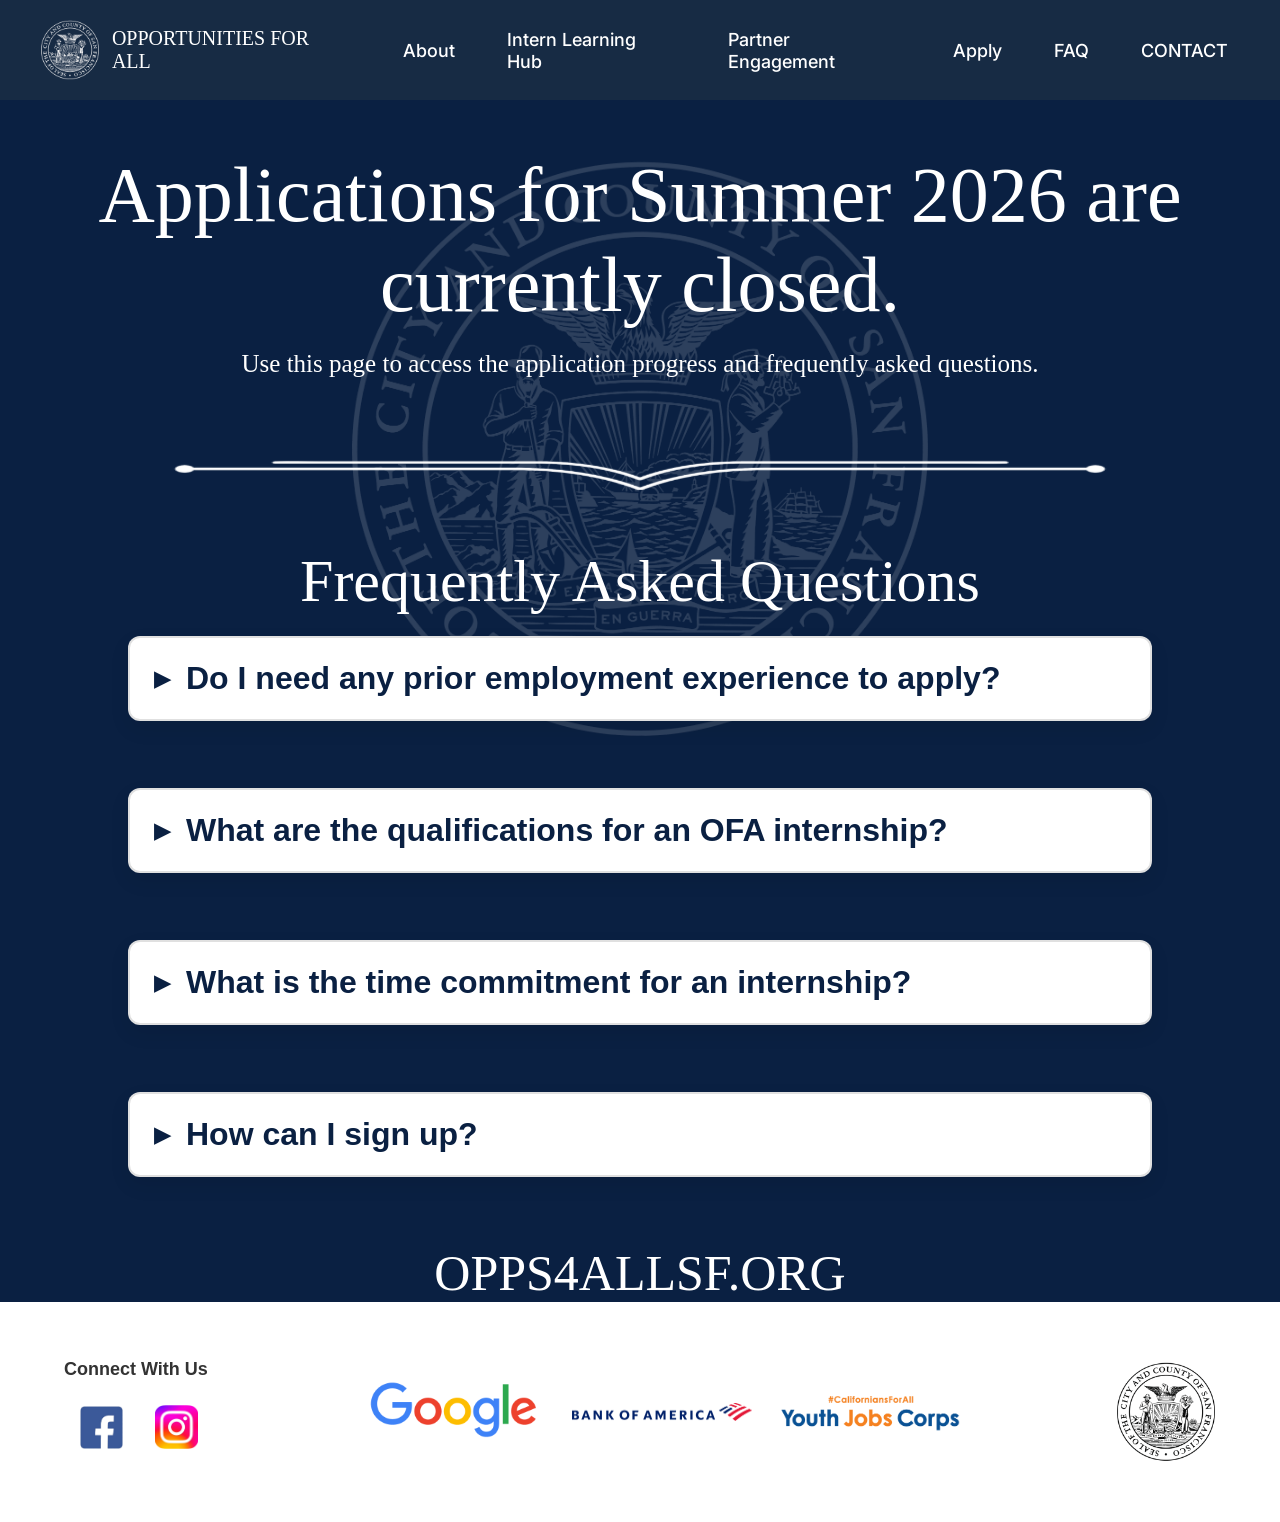
<file: apply.html>
<!DOCTYPE html>
<html lang="en">
<head>
    <meta charset="UTF-8">
    <meta name="viewport" content="width=device-width, initial-scale=1.0">    
    <title>Apply</title>
    <link rel="icon" type="image/png" href="./images/white-seal.PNG">
    <link rel="stylesheet" href="./apply.css">
    <link href="https://fonts.googleapis.com/css2?family=Inter:wght@400;500;600&display=swap" rel="stylesheet">
</head>
<body>
<div class="page-animate reveal">
    <nav class="navbar reveal">
        <a href="index.html" class="logo">
            <img src="./images/white-seal.PNG" alt="Logo">
            <div class="logo-text">
              <span>OPPORTUNITIES FOR ALL</span>
            </div>
        </a>

        <ul class="nav-links">
            <li><a href="index.html">About</a></li>
            <li><a href="intern.html">Intern Learning Hub</a></li>
            <li><a href="partner.html">Partner Engagement</a></li>
            <li><a href="apply.html">Apply</a></li>
            <li><a href="frequently.html">FAQ</a></li>
            <li><a href="contact.html">CONTACT</a></li>
        </ul>
    </nav>
</div>
        <div class="title reveal">Applications for Summer 2026 are currently closed.</div>
        <div class="subtitle reveal">Use this page to access the application progress and frequently asked questions.</div>
        <img src="./images/white-divider1.PNG" alt="uhh very cool divider" class="white-divider">
        <div class="title2 reveal">Frequently Asked Questions</div>

<div class="faq reveal">
    <button class="faq-toggle" type="button" aria-expanded="false">
        <span class="arrow">▶</span>
        <span class="question">
            Do I need any prior employment experience to apply?
        </span>
    </button>

    <div class="answer">
        <div class="answer-content">
            No! We encourage anyone to apply regardless of previous experience. The only requirement to apply is that you live and/or attend school in San Francisco.
        </div>
    </div>
</div>

<div class="faq reveal">
    <button class="faq-toggle" type="button" aria-expanded="false">
        <span class="arrow">▶</span>
        <span class="question">
            What are the qualifications for an OFA internship?
        </span>
    </button>

    <div class="answer">
        <div class="answer-content">
            To qualify, you must be a San Francisco resident and/or San Francisco student, between the ages of 13 - 24.
        </div>
    </div>
</div>

<div class="faq reveal">
    <button class="faq-toggle" type="button" aria-expanded="false">
        <span class="arrow">▶</span>
        <span class="question">
            What is the time commitment for an internship?
        </span>
    </button>

    <div class="answer">
        <div class="answer-content">
            Schedule varies based on site/opportunity.
        </div>
    </div>
</div>

<div class="faq reveal">
    <button class="faq-toggle" type="button" aria-expanded="false">
        <span class="arrow">▶</span>
        <span class="question">
            How can I sign up?
        </span>
    </button>

    <div class="answer">
        <div class="answer-content">
            Youth may complete the application during the application period. The application for Summer 2026 will open in early 2026.
        </div>
    </div>
</div>

<div class="content3 reveal"> OPPS4ALLSF.ORG</div>

    <div class="bottom-navbar">
      <div class="footer-section">
        <a href="#link" class="connect-us">Connect With Us</a>
        <div class="social-icons">
          <a href="https://www.facebook.com/Opps4AllSF"><img src="./images/facebook.PNG" class="nav-image fb-icon" alt="Icon 1"></a>
          <a href="https://www.instagram.com/opps4all/"><img src="./images/instagram.PNG" class="nav-image" alt="Icon 2"></a>
        </div>
      </div>
      <div class="center-gallery">
        <img src="./images/google.PNG" class="nav-image" alt="Extra 1">
        <img src="./images/boa.PNG" class="nav-image" alt="Extra 2">
        <img src="./images/yjc.PNG" class="nav-image" alt="Extra 3">
      </div>
      <div class="misc-images reveal">
        <img src="./images/sf-seal.PNG" class="nav-image" alt="Icon 3">
      </div>
    </div>
    <script src="./scroll-reveal.js"></script>
    <script>
document.querySelectorAll(".faq-toggle").forEach(button => {
    button.addEventListener("click", () => {
        const expanded = button.getAttribute("aria-expanded") === "true";

        button.setAttribute("aria-expanded", !expanded);
        button.classList.toggle("is-open", !expanded);
    });
});
</script>
</body>
</html>
</file>
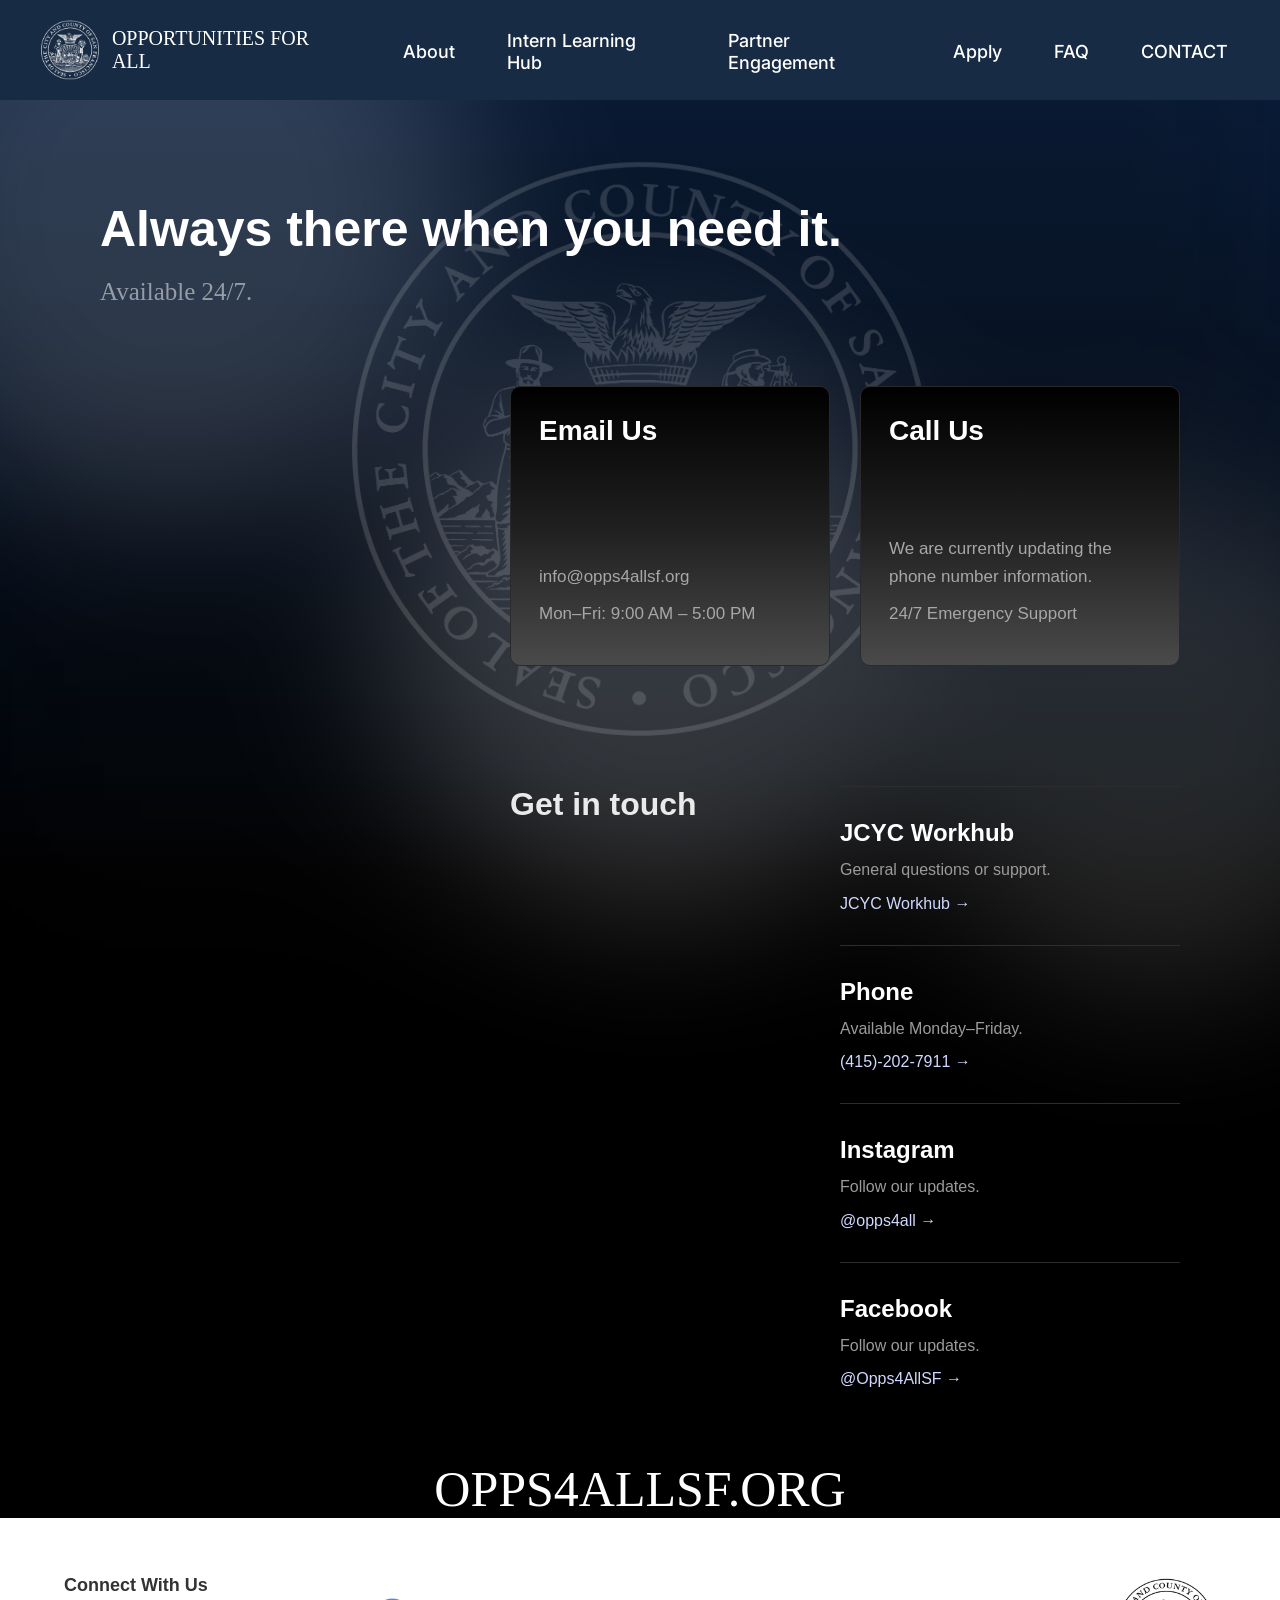
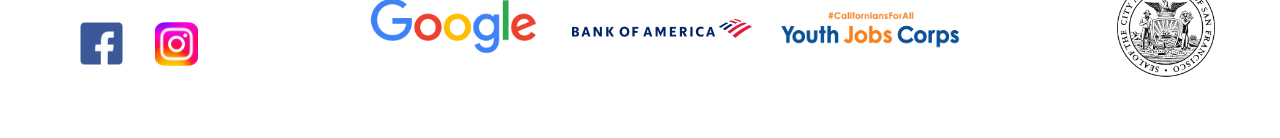
<file: contact.html>
<!DOCTYPE html>
<html lang="en">
<head>
    <meta charset="UTF-8">
    <meta name="viewport" content="width=device-width, initial-scale=1.0">    
    <title>Contact Us</title>
    <link rel="icon" type="image/png" href="./images/white-seal.PNG">
    <link rel="stylesheet" href="./contact.css">
    <link href="https://fonts.googleapis.com/css2?family=Inter:wght@400;500;600&display=swap" rel="stylesheet">
</head>
<body>
    <div class="css-fluid-container">
        <div class="blob blob-1"></div>
        <div class="blob blob-2"></div>
        <div class="blob blob-3"></div>
    </div>


<div class="page-animate reveal">
    <nav class="navbar reveal">
        <a href="index.html" class="logo">
            <img src="./images/white-seal.PNG" alt="Logo">
            <div class="logo-text">
              <span>OPPORTUNITIES FOR ALL</span>
            </div>
        </a>

        <ul class="nav-links">
            <li><a href="index.html">About</a></li>
            <li><a href="intern.html">Intern Learning Hub</a></li>
            <li><a href="partner.html">Partner Engagement</a></li>
            <li><a href="apply.html">Apply</a></li>
            <li><a href="frequently.html">FAQ</a></li>
            <li><a href="contact.html">CONTACT</a></li>
        </ul>
    </nav>
</div>
        <div class="title reveal">Always there when you need it.</div>   
        <div class="subtitle reveal">Available 24/7.</div>
<div class="contact-grid reveal">

    <div class="contact-card">
        <h2>Email Us</h2>

        <div class="card-content">
            <p>info@opps4allsf.org</p>
            <p>Mon–Fri: 9:00 AM – 5:00 PM</p>
        </div>
    </div>

    <div class="contact-card">
        <h2>Call Us</h2>

        <div class="card-content">
            <p>We are currently updating the phone number information.</p>
            <p>24/7 Emergency Support</p>
        </div>
    </div>

</div>


<section class="contact-section reveal">

    <div class="contact-title">
        <h2>Get in touch</h2>
    </div>

    <div class="contact-list reveal">

        <div class="contact-item">
            <h3>JCYC Workhub</h3>
            <p>General questions or support.</p>
            <a href="https://www.jcycworkhub.org/contact">JCYC Workhub →</a>
        </div>

        <div class="contact-item">
            <h3>Phone</h3>
            <p>Available Monday–Friday.</p>
            <a href="https://www.jcycworkhub.org/contact">(415)-202-7911 →</a>
        </div>

        <div class="contact-item">
            <h3>Instagram</h3>
            <p>Follow our updates.</p>
            <a href="https://www.instagram.com/opps4all/">@opps4all →</a>
        </div>
        <div class="contact-item">
            <h3>Facebook</h3>
            <p>Follow our updates.</p>
            <a href="https://www.facebook.com/Opps4AllSF">@Opps4AllSF →</a>
        </div>
    </div>

</section>
<div class="content3 reveal"> OPPS4ALLSF.ORG</div>


    <div class="bottom-navbar">
      <div class="footer-section">
        <a href="#link" class="connect-us">Connect With Us</a>
        <div class="social-icons">
          <a href="https://www.facebook.com/Opps4AllSF"><img src="./images/facebook.PNG" class="nav-image fb-icon" alt="Icon 1"></a>
          <a href="https://www.instagram.com/opps4all/"><img src="./images/instagram.PNG" class="nav-image" alt="Icon 2"></a>
        </div>
      </div>
      <div class="center-gallery">
        <img src="./images/google.PNG" class="nav-image" alt="Extra 1">
        <img src="./images/boa.PNG" class="nav-image" alt="Extra 2">
        <img src="./images/yjc.PNG" class="nav-image" alt="Extra 3">
      </div>
      <div class="misc-images reveal">
        <img src="./images/sf-seal.PNG" class="nav-image" alt="Icon 3">
      </div>
    </div>
    <script src="./scroll-reveal.js"></script>
    <script>
document.querySelectorAll(".faq-toggle").forEach(button => {
    button.addEventListener("click", () => {
        const expanded = button.getAttribute("aria-expanded") === "true";

        button.setAttribute("aria-expanded", !expanded);
        button.classList.toggle("is-open", !expanded);
    });
});
</script>
</body>
</html>
</file>
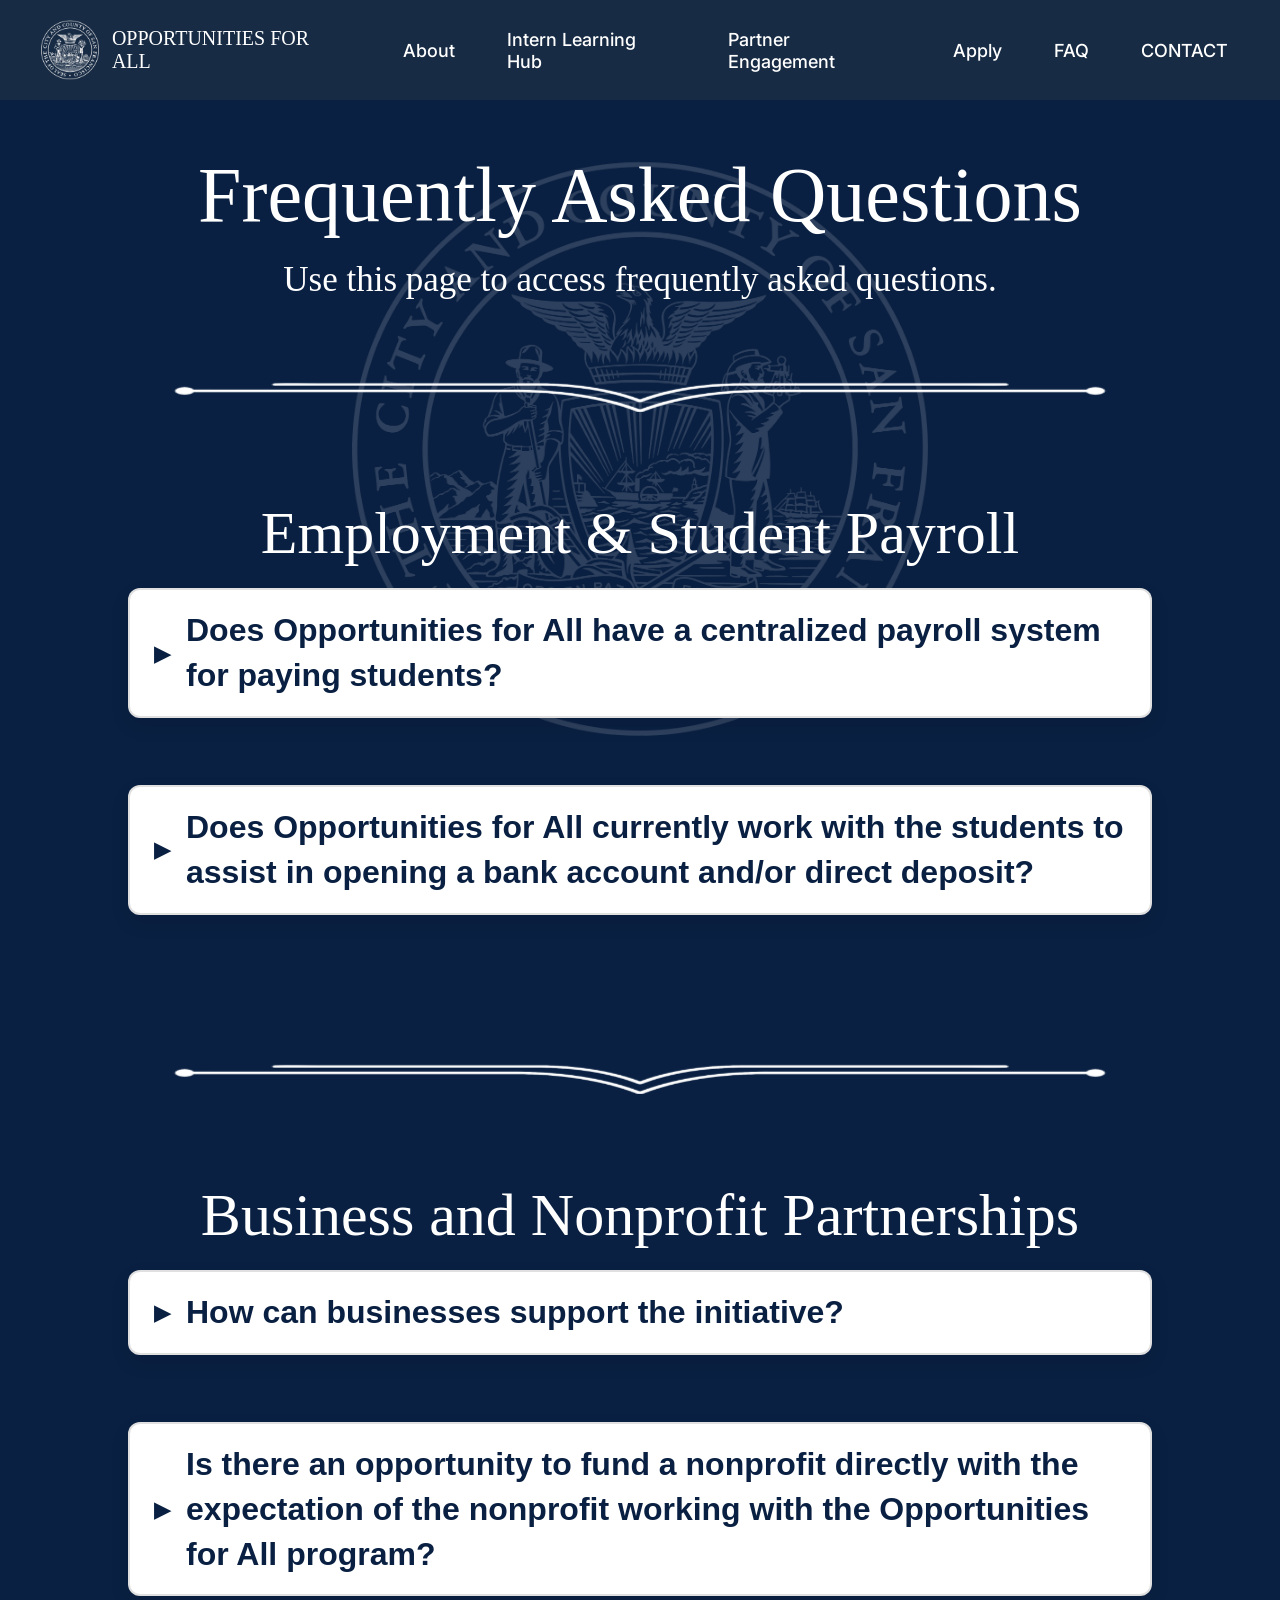
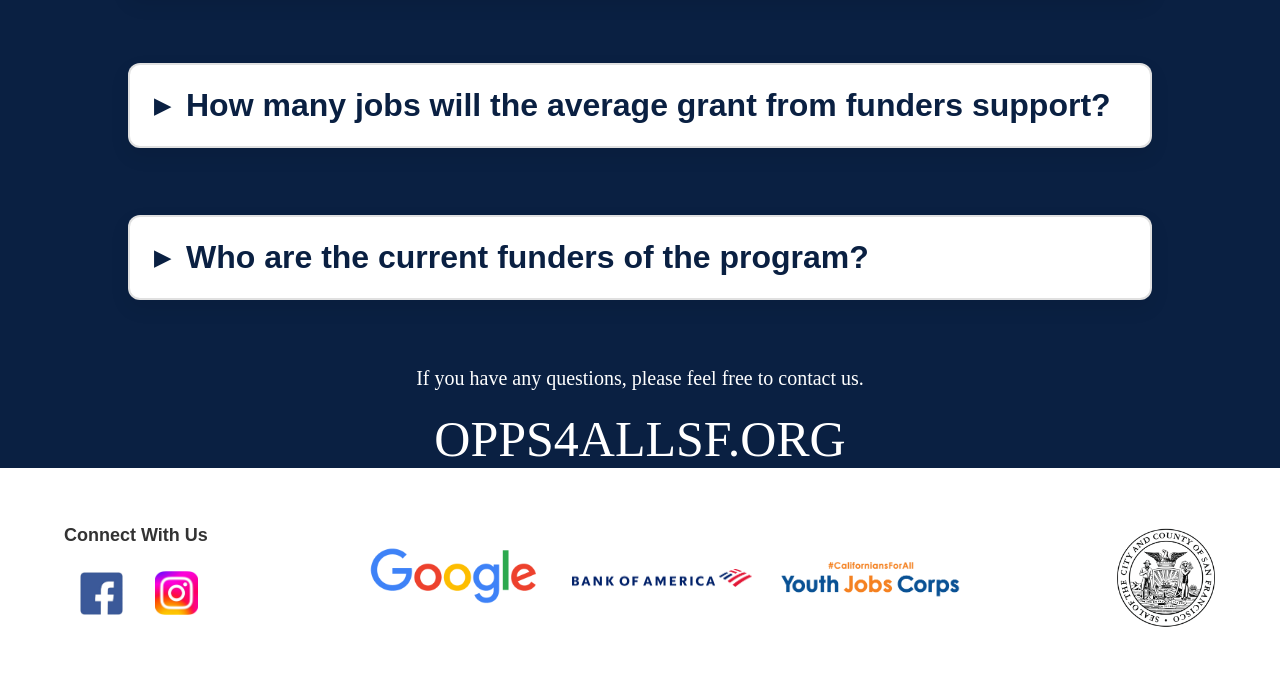
<file: frequently.html>
<!-- note to self: add table of contents and sort questions and add dividers-->
<!DOCTYPE html>
<html lang="en">
<head>
    <meta charset="UTF-8">
    <meta name="viewport" content="width=device-width, initial-scale=1.0">    
    <title>FAQ</title>
    <link rel="icon" type="image/png" href="./images/white-seal.PNG">
    <link rel="stylesheet" href="./apply.css">
    <link href="https://fonts.googleapis.com/css2?family=Inter:wght@400;500;600&display=swap" rel="stylesheet">
    <link rel="stylesheet" href="./frequently.css">
</head>
<body>
    <div class="page-animate reveal">
    <nav class="navbar reveal">
        <a href="index.html" class="logo">
            <img src="./images/white-seal.PNG" alt="Logo">
            <div class="logo-text">
              <span>OPPORTUNITIES FOR ALL</span>
            </div>
        </a>

        <ul class="nav-links">
            <li><a href="index.html">About</a></li>
            <li><a href="intern.html">Intern Learning Hub</a></li>
            <li><a href="partner.html">Partner Engagement</a></li>
            <li><a href="apply.html">Apply</a></li>
            <li><a href="frequently.html">FAQ</a></li>
            <li><a href="contact.html">CONTACT</a></li>
        </ul>
    </nav>
</div>
<div class="title reveal">Frequently Asked Questions</div>
<div class="subtitle reveal">Use this page to access frequently asked questions.</div>
        <img src="./images/white-divider1.PNG" alt="uhh very cool divider" class="white-divider">


<div class="title3 reveal">Employment & Student Payroll</div>
<div class="faq reveal">
    <button class="faq-toggle" type="button" aria-expanded="false">
        <span class="arrow">▶</span>
        <span class="question">
            Does Opportunities for All have a centralized payroll system for paying students?
        </span>
    </button>

    <div class="answer">
        <div class="answer-content">
            Our nonprofit partner Japanese Community Youth Council (JCYC) is the employer of record and will process payroll, cover payroll taxes, insurance, etc.
        </div>
    </div>
</div>

<div class="faq reveal">
    <button class="faq-toggle" type="button" aria-expanded="false">
        <span class="arrow">▶</span>
        <span class="question">
            Does Opportunities for All currently work with the students to assist in opening a bank account and/or direct deposit?
        </span>
    </button>

    <div class="answer">
        <div class="answer-content">
            JCYC works with students to set up direct deposit as part of their process for onboarding youth. Youth who need support setting up a bank account may contact ofa@jcyc.org.
        </div>
    </div>
</div>
<img src="./images/white-divider1.PNG" alt="uhh very cool divider" class="white-divider">

<div class="title3 reveal">Business and Nonprofit Partnerships</div>
<div class="faq reveal">
    <button class="faq-toggle" type="button" aria-expanded="false">
        <span class="arrow">▶</span>
        <span class="question">
            How can businesses support the initiative?
        </span>
    </button>

    <div class="answer">
        <div class="answer-content">
            Businesses can sponsor the cost of an internship, host youth for a site visit, participate in a panel, provide a workshop for youth, or offer work-based learning opportunities, internships, or employment.
        </div>
    </div>
</div>

<div class="faq reveal">
    <button class="faq-toggle" type="button" aria-expanded="false">
        <span class="arrow">▶</span>
        <span class="question">
            Is there an opportunity to fund a nonprofit directly with the expectation of the nonprofit working with the Opportunities for All program?
        </span>
    </button>

    <div class="answer">
        <div class="answer-content">
            We can certainly work with other nonprofits but prefer that partners sponsor the initiative through JCYC.
        </div>
    </div>
</div>

<div class="faq reveal">
    <button class="faq-toggle" type="button" aria-expanded="false">
        <span class="arrow">▶</span>
        <span class="question">
            How many jobs will the average grant from funders support?
        </span>
    </button>

    <div class="answer">
        <div class="answer-content">
            Inquiries should be sent to partners@opps4allsf.org.
        </div>
    </div>
</div>

<div class="faq reveal">
    <button class="faq-toggle" type="button" aria-expanded="false">
        <span class="arrow">▶</span>
        <span class="question">
            Who are the current funders of the program?
        </span>
    </button>

    <div class="answer">
        <div class="answer-content">
            A list of sponsors may be found on our Sponsorship Page.
        </div>
    </div>
</div>


        <div class="title2 reveal">If you have any questions, please feel free to contact us.</div>
    </div>
<div class="content3 reveal"> OPPS4ALLSF.ORG</div>

    <div class="bottom-navbar">
      <div class="footer-section">
        <a href="#link" class="connect-us">Connect With Us</a>
        <div class="social-icons">
          <a href="https://www.facebook.com/Opps4AllSF"><img src="./images/facebook.PNG" class="nav-image fb-icon" alt="Icon 1"></a>
          <a href="https://www.instagram.com/opps4all/"><img src="./images/instagram.PNG" class="nav-image" alt="Icon 2"></a>
        </div>
      </div>
      <div class="center-gallery">
        <img src="./images/google.PNG" class="nav-image" alt="Extra 1">
        <img src="./images/boa.PNG" class="nav-image" alt="Extra 2">
        <img src="./images/yjc.PNG" class="nav-image" alt="Extra 3">
      </div>
      <div class="misc-images reveal">
        <img src="./images/sf-seal.PNG" class="nav-image" alt="Icon 3">
      </div>
    </div>
    <script src="./scroll-reveal.js"></script>
    <script>
document.querySelectorAll(".faq-toggle").forEach(button => {
    button.addEventListener("click", () => {
        const expanded = button.getAttribute("aria-expanded") === "true";

        button.setAttribute("aria-expanded", !expanded);
        button.classList.toggle("is-open", !expanded);
    });
});
</script>
</body>
</html>
</file>
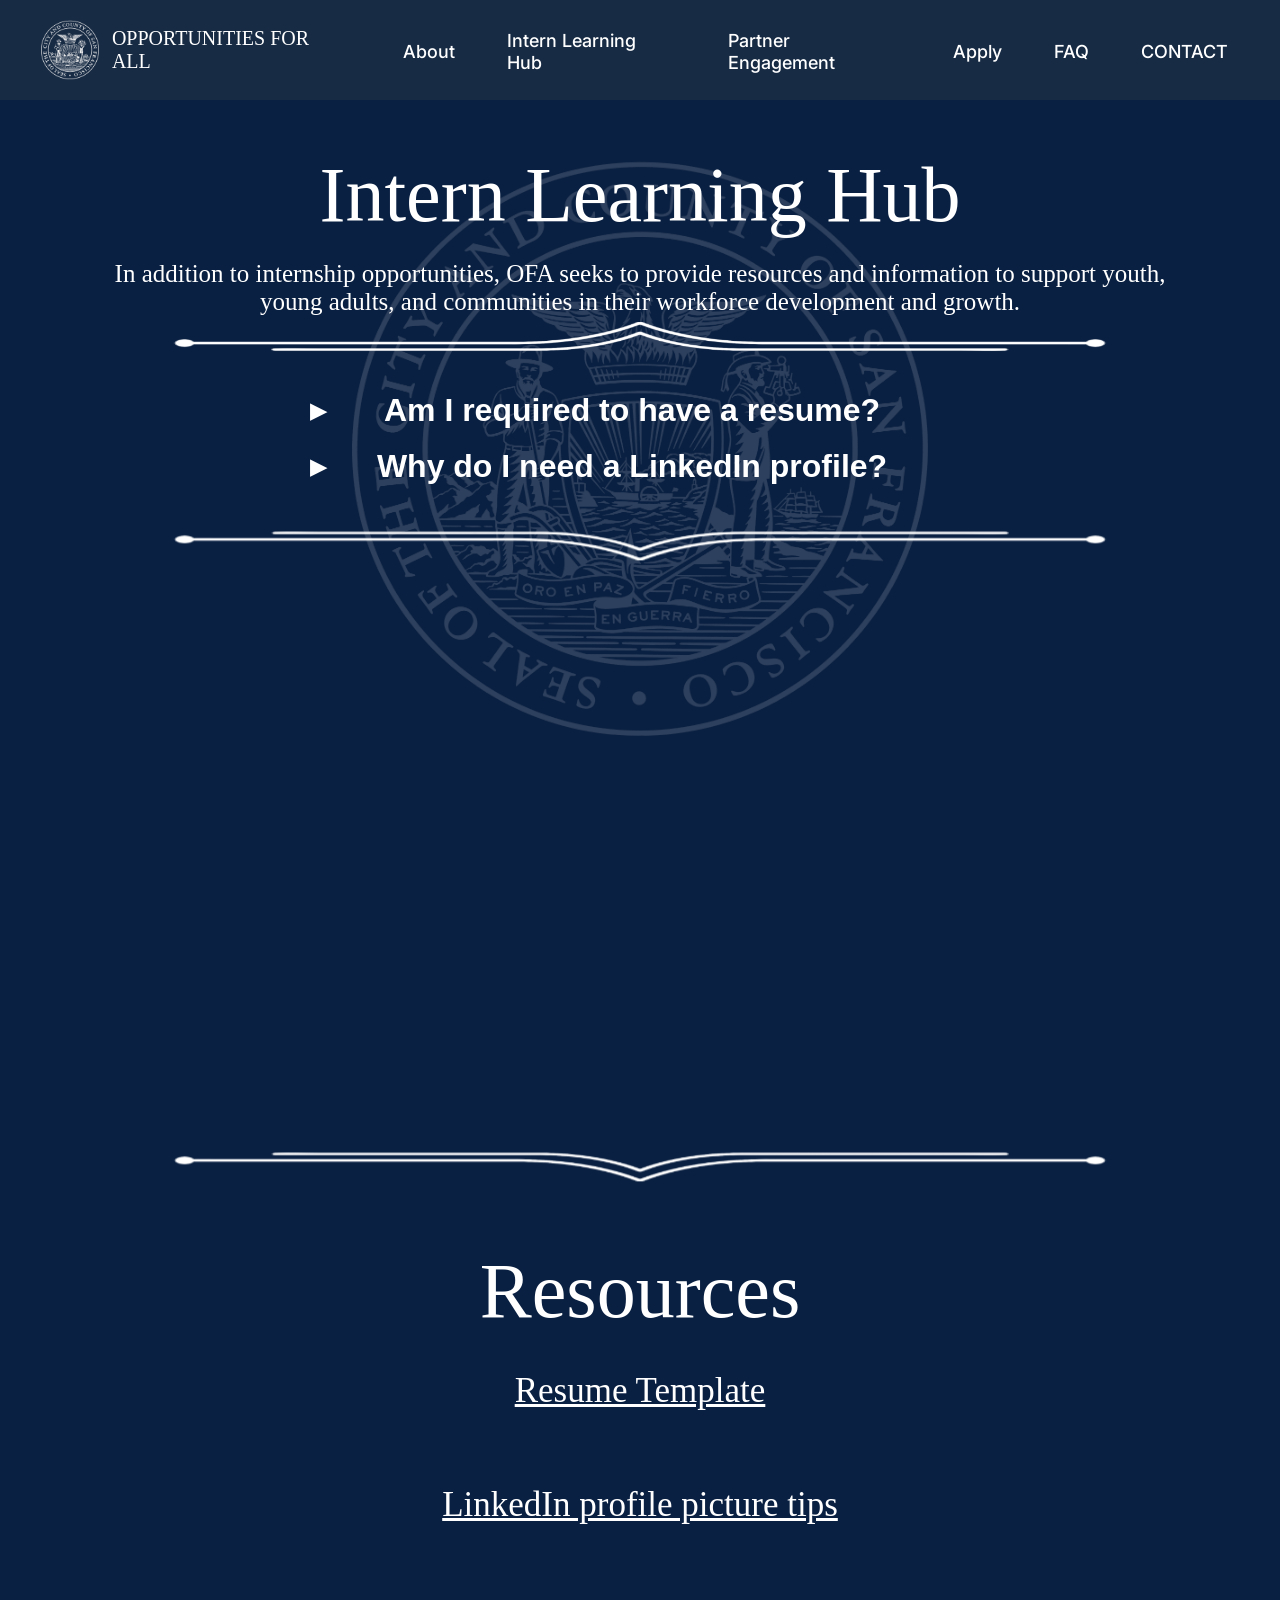
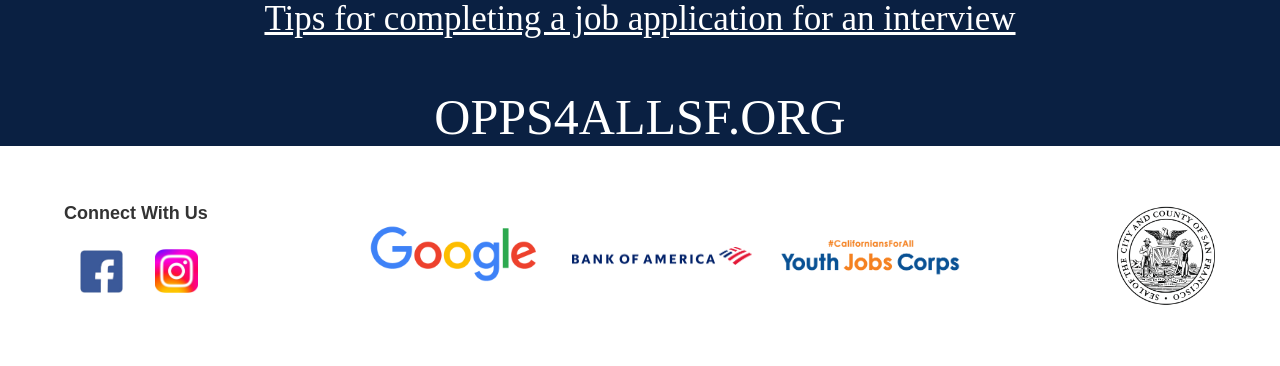
<file: intern.html>
<!DOCTYPE html>
<html lang="en">
<head>
    <meta charset="UTF-8">
    <meta name="viewport" content="width=device-width, initial-scale=1.0">    
    <title>Intern Learning Hub</title>
    <link rel="icon" type="image/png" href="./images/white-seal.PNG">
    <link rel="stylesheet" href="./intern.css">
    <link href="https://fonts.googleapis.com/css2?family=Inter:wght@400;500;600&display=swap" rel="stylesheet">
</head>

<body>

<div class="page-animate reveal">
    <nav class="navbar reveal">
        <a href="index.html" class="logo">
            <img src="./images/white-seal.PNG" alt="Logo">
            <div class="logo-text">
              <span>OPPORTUNITIES FOR ALL</span>
            </div>
        </a>

        <ul class="nav-links">
            <li><a href="index.html">About</a></li>
            <li><a href="intern.html">Intern Learning Hub</a></li>
            <li><a href="partner.html">Partner Engagement</a></li>
            <li><a href="apply.html">Apply</a></li>
            <li><a href="frequently.html">FAQ</a></li>
            <li><a href="contact.html">CONTACT</a></li>
        </ul>
    </nav>
</div>
<div class="title reveal">Intern Learning Hub</div> 
<div class="subtitle reveal">In addition to internship opportunities, OFA seeks to provide resources and information to support youth, <br> young adults, and communities in their workforce development and growth.</div> 
<img src="./images/white-divider1.PNG" alt="uhh very cool divider" class="white-divider-inverse reveal">

<div class="faq reveal">
    <button class="faq-toggle" type="button" aria-expanded="false">
        <span class="arrow">▶</span>
        <span class="question">Am I required to have a resume?</span>
    </button>

    <div class="answer">
        <div class="answer-content">
            A resume is a written account of your skills, experiences, and accomplishments. You will definitely need one!
            A resume helps you stand out when applying for jobs, internships, programs, college, or scholarships. It doesn't need to be fancy—everyday experiences like babysitting, selling homemade goods, or flipping sneakers can show responsibility and entrepreneurial skills. Use a template, add your info, and name the file with your first and last name.
        </div>
    </div>
</div>

<div class="faq reveal">
    <button class="faq-toggle" type="button" aria-expanded="false">
        <span class="arrow">▶</span>
        <span class="question">Why do I need a LinkedIn profile?</span>
    </button>

    <div class="answer">
        <div class="answer-content">
            A LinkedIn profile boosts your visibility with employers and recruiters, builds your professional credibility, expands your network, and gives access to job opportunities.
        </div>
    </div>
</div>

<img src="./images/white-divider1.PNG" alt="uhh very cool divider" class="white-divider">

<div class="video-wrap">
  <iframe src="https://www.youtube.com/embed/f2GMEIlo5CY" title="YouTube video player" frameborder="0" allow="accelerometer; autoplay; clipboard-write; encrypted-media; gyroscope; picture-in-picture; web-share" allowfullscreen></iframe>
</div>
<img src="./images/white-divider1.PNG" alt="uhh very cool divider" class="white-divider">

<div class="title2">Resources</div> 
<a href="https://word.cloud.microsoft/en-us/search/resume/?wdOrigin=SEO-INTENT.WD-SE-L27-1-L27-1.SEARCHTEMPLATES" target="_blank" class="subtitle2">
  Resume Template
</a>

<a href="https://www.linkedin.com/business/talent/blog/product-tips/tips-for-taking-professional-linkedin-profile-pictures" target="_blank" class="subtitle2">
  LinkedIn profile picture tips
</a>

<a href="https://www.indeed.com/career-advice/finding-a-job/completing-job-application-to-get-an-interview" target="_blank" class="subtitle2">
  Tips for completing a job application for an interview
</a>



<div class="content3 reveal">OPPS4ALLSF.ORG</div>
<div class="bottom-navbar reveal"> 
  <div class="footer-section"> 
    <a href="#link" class="connect-us">Connect With Us</a> 
    <div class="social-icons"> 
      <a href="https://www.facebook.com/Opps4AllSF"><img src="./images/facebook.PNG" class="nav-image fb-icon" alt="Icon 1"></a> 
      <a href="https://www.instagram.com/opps4all/"><img src="./images/instagram.PNG" class="nav-image" alt="Icon 2"></a> 
    </div> 
  </div> 
<div class="center-gallery">
  <img src="./images/google.PNG" class="nav-image" alt="Extra 1">
  <img src="./images/boa.PNG" class="nav-image" alt="Extra 2">
  <img src="./images/yjc.PNG" class="nav-image" alt="Extra 3">
</div>


  <div class="misc-images"> 
    <img src="./images/sf-seal.PNG" class="nav-image" alt="Icon 3">
  </div>
</div>
<script>
  document.querySelectorAll('.faq-toggle').forEach(function(button) {
    button.addEventListener('click', function() {
      var isExpanded = this.getAttribute('aria-expanded') === 'true';
      this.setAttribute('aria-expanded', String(!isExpanded));
      this.classList.toggle('is-open', !isExpanded);
    });
  });
</script>
<script src="./scroll-reveal.js"></script>
</body>
</html>
</file>
<file: apply.css>
body { 
  margin: 0; 
  font-family: Arial, sans-serif; 
  background-color: #0a2042; 
} 

body::before {
  content:"";
  position:fixed;
  inset:0;
  background: url("./images/white-seal.PNG") center/45% no-repeat;
  opacity: 0.15;
  z-index: -1;
}

.page-animate {
  opacity: 0;
  animation: fadeUpIn 0.8s ease-out forwards;
  padding-top: 0;
}

.reveal {
  opacity: 0;
  transform: translateY(40px);
  visibility: hidden;
  transition: opacity 0.9s ease, transform 0.9s ease;
}

.reveal.visible {
  opacity: 1;
  transform: translateY(0);
  visibility: visible;
}

@keyframes fadeUpIn {
  from { opacity: 0; }
  to { opacity: 1; }
}

.navbar { 
  background-color: #172b44; 
  padding: 20px 40px; 
  position: sticky;
  display: flex;
  top: 0;
  left: 0;
  right: 0;
  z-index: 1000;
  opacity: 0;
  transform: translateY(-20px);
  animation: navbarDropIn 0.8s ease-out 0.15s forwards;
} 
.logo {
    display: flex;
    align-items: center;
    gap: 12px;
    margin-right: 40px;
    text-decoration: none;
}

.logo img {
    width: 60px;
    height: 60px;
    object-fit: contain;
}

.logo-text {
    color: white;
    text-decoration: none;
    font-family: "Times New Roman", serif;
    font-size: 20px;
}

.logo-text span {
    text-decoration: none;
}
@keyframes navbarDropIn {
  from {
    opacity: 0;
    transform: translateY(-20px);
  }
  to {
    opacity: 1;
    transform: translateY(0);
  }
}
@keyframes navbarDropIn {
  from {
    opacity: 0;
    transform: translateY(-20px);
  }
  to {
    opacity: 1;
    transform: translateY(0);
  }
}
.nav-links { 
  display: flex; 
  justify-content: right !important; 
  align-items: center; 
  list-style-type: none; 
  flex-wrap: nowrap; 
  margin: 0; 
  margin-top: 1px;
  padding: 0; 
  margin-left: auto;
  gap: 28px; 
  font-family: "Inter", sans-serif;
  font-weight: 500; 
  font-size: 22px; 
} 
.nav-links a { 
  display: flex; 
  align-items: center; 
  color: white; 
  text-decoration: none; 
  padding: 0 12px; 
  font-size: 18px; 
  line-height: 1.2;
  min-height: 24px;
} 
.nav-links a:hover { 
  background-color: #555; 
  border-radius: 4px; 
}

.bottom-navbar { 
  position: relative !important; 
  bottom: 0 !important;
  top: auto !important;
  left: 0 !important;
  right: 0 !important;
  width: 100% !important;
  max-width: 100% !important;
  background-color: #ffffff !important; 
  padding: 20px 5vw !important;
  display: flex !important;
  flex-wrap: wrap !important;
  align-items: center !important; 
  justify-content: space-between !important; 
  gap: 24px !important;
  box-sizing: border-box !important; 
  z-index: 9999 !important;
  transform: none !important;
}

.footer-section { 
  display: flex; 
  flex-direction: column; 
  align-items: flex-start;
  gap: 10px; 
  min-width: 0;
} 

.connect-us { 
  font-family: sans-serif; 
  font-weight: bold; 
  font-size: 18px; 
  color: #333; 
  text-decoration: none; 
} 

.social-icons { 
  display: flex; 
  justify-content: flex-start; 
  align-items: center; 
  gap: 15px; 
} 

.nav-image { 
  display: block; 
  width: 44px; 
  height: 44px; 
  object-fit: contain; 
}

.misc-images .nav-image {
  width: min(100px, 18vw);
  height: min(100px, 18vw);
  display: flex;
  align-items: center;
}

.fb-icon { 
  width: 75px !important; 
  height: 75px !important; 
}

.center-gallery {
  display: flex;
  flex-wrap: wrap;
  align-items: center;
  justify-content: center;
  gap: 28px;
  margin: 0 auto;
  flex: 1 1 280px;
}

.center-gallery .nav-image {
  display: inline-block !important;
  width: min(180px, 18vw) !important;
  height: min(180px, 18vw) !important;
  margin: 0 !important;
}

.title { 
  text-align: center; 
  margin-top: 50px; 
  font-family: 'times new roman', serif; 
  font-size: 78px; 
  position:sticky;
    color: #ffffff;
}
.title2 { 
  text-align: center; 
  margin-top: -30px; 
  margin-bottom: 20px;
  font-family: 'times new roman', serif; 
  font-size: 60px; 
    color: #ffffff;
} 
.subtitle { 
  text-align: center; 
  margin-top: 20px; 
  color: #ffffff; 
  font-family: 'times new roman', serif; 
  font-size: 25px; 
  position:sticky;
}

.subtitle2 {
  transform: none;
  display: block;
  text-align: center; 
  margin-top: 10px; 
  margin-bottom: 24px;
  color: #ffffff; 
  font-family: 'times new roman', serif; 
  font-size: 35px; 
  justify-content: center;
  padding: 25px;
}

.white-divider {
    display: block;
    margin: -50px auto 0 auto;
    filter: invert(1) brightness(3);
    margin-left: auto;
    margin-right: auto;
    width:80%;
    transform: scaleY(.4) !important;
    padding: 20px 0px;
    padding-top: 125px;
}

.white-divider-inverse {
    display: block;
    margin: -50px auto 0 auto;
    filter: invert(1) brightness(3);
    margin-left: auto;
    margin-right: auto;
    width:80%;
    transform: scaleY(.4) rotate(180deg) !important;
    padding: 20px 0px;
}

.faq{
    width:80%;
    max-width:1500px;
    margin:20px auto;
    margin-top: 0;
    margin-bottom: 25px;
    color:white;

}

.faq-toggle{
    width: 100%;
    background: #ffffff;
    border: 2px solid rgba(0, 0, 0, 0.12);
    color: #0a2042;
    cursor: pointer;
    user-select: none;
    font-size: 2rem;
    font-weight: 700;
    padding: 18px 24px;
    display: flex;
    align-items: center !important;
    justify-content: flex-start;
    gap: 16px;
    border-radius: 12px;
    box-shadow: 0 8px 20px rgba(0,0,0,0.08);
    text-align: left;
    line-height: 1.4;
}

.arrow {
    display: inline-block;
    font-size: 1.3rem;
    transition: transform .35s ease;
}

.faq-toggle[aria-expanded="true"] .arrow,
.faq-toggle.is-open .arrow {
    transform: rotate(90deg);
}

.faq-toggle .question{
    transition: transform .3s ease;
    text-align: left;
    flex: 1;
}

.faq-toggle:hover .question{
    transform:translateX(0);
}

.faq .answer {
    width: 90%;
    margin: 0 auto;
    overflow: hidden;
}

.faq .answer-content {
    max-height: 0;
    overflow: hidden;
    opacity: 0;
    transform: translateY(-8px);
    transition: max-height .4s ease, opacity .3s ease, transform .35s ease;
    text-align: left;
    font-size: 1.5rem;
    line-height: 1.6;
    padding: 20px 30px;
    width: 100%;
    max-width: 100%;
    margin: 0;
    box-sizing: border-box;
    border: 2px solid rgba(0, 0, 0, 0.12);
    border-top: none;
    border-radius: 0 0 12px 12px;
    background: #ffffff;
    color: #0a2042;
    box-shadow: 0 14px 34px rgba(0,0,0,0.12);
}

.faq .faq-toggle[aria-expanded="true"] + .answer .answer-content {
    max-height: 220px;
    opacity: 1;
    transform: translateY(0);
    padding-top: 10px;
}

.content3 {
    text-align: center;
    margin-top: 5px;
    font-size: 50px;
    color: #ffffff;
    font-family: 'times new roman', serif;
}
</file>
<file: contact.css>
body { 
  margin: 0; 
  font-family: Arial, sans-serif; 
  background: linear-gradient(
    180deg,
    #0a2042 0%,
    #000000 100%
  );
  background-size: 100% 900px;
  background-repeat: no-repeat;
  background-color: #000000;
  padding: 0;
  width: 100%;
}

body::before {
  content:"";
  position:fixed;
  inset:0;
  background: url("./images/white-seal.PNG") center/45% no-repeat;
  opacity: 0.15;
  z-index: -1;
}

.page-animate {
  opacity: 0;
  animation: fadeUpIn 0.8s ease-out forwards;
  padding-top: 0;
}

.reveal {
  opacity: 0;
  transform: translateY(40px);
  visibility: hidden;
  transition: opacity 0.9s ease, transform 0.9s ease;
}

.reveal.visible {
  opacity: 1;
  transform: translateY(0);
  visibility: visible;
}

@keyframes fadeUpIn {
  from { opacity: 0; }
  to { opacity: 1; }
}

.navbar { 
  background-color: #172b44; 
  padding: 20px 40px; 
  overflow: hidden;
  position: relative;
  display: flex;
  align-items: center;
  justify-content: space-between;
  top: 0;
  left: 0;
  right: 0;
  z-index: 1000;
  opacity: 0;
  transform: translateY(-20px);
  animation: navbarDropIn 0.8s ease-out 0.15s forwards;
} 

.logo {
    display: flex;
    align-items: center;
    gap: 12px;
    margin-right: 40px;
    text-decoration: none;
}

.logo img {
    width: 60px;
    height: 60px;
    object-fit: contain;
}

.logo-text {
    color: white;
    text-decoration: none;
    font-family: "Times New Roman", serif;
    font-size: 20px;
}

.logo-text span {
    text-decoration: none;
}
@keyframes navbarDropIn {
  from {
    opacity: 0;
    transform: translateY(-20px);
  }
  to {
    opacity: 1;
    transform: translateY(0);
  }
}
.nav-links { 
  display: flex; 
  justify-content: right !important; 
  align-items: center; 
  list-style-type: none; 
  flex-wrap: nowrap; 
  margin: 0; 
  margin-top: 3px;
  padding: 0; 
  gap: 28px; 
  font-family: "Inter", sans-serif;
  font-weight: 500; 
  font-size: 22px; 
} 
.nav-links a { 
  display: flex; 
  align-items: center; 
  color: white; 
  text-decoration: none; 
  padding: 0 12px; 
  font-size: 18px; 
  line-height: 1.2;
  min-height: 24px;
} 
.nav-links a:hover { 
  background-color: #555; 
  border-radius: 4px; 
}

.bottom-navbar { 
  position: relative !important; 
  bottom: 0 !important;
  top: auto !important;
  left: 0 !important;
  right: 0 !important;
  width: 100% !important;
  max-width: 100% !important;
  background-color: #ffffff !important; 
  padding: 20px 5vw !important;
  display: flex !important;
  flex-wrap: wrap !important;
  align-items: center !important; 
  justify-content: space-between !important; 
  gap: 24px !important;
  box-sizing: border-box !important; 
  z-index: 9999 !important;
  transform: none !important;
}

.footer-section { 
  display: flex; 
  flex-direction: column; 
  align-items: flex-start;
  gap: 10px; 
  min-width: 0;
} 

.connect-us { 
  font-family: arial, sans-serif; 
  font-weight: bold; 
  font-size: 18px; 
  color: #333; 
  text-decoration: none; 
} 

.social-icons { 
  display: flex; 
  justify-content: flex-start; 
  align-items: center; 
  gap: 15px; 
} 

.nav-image { 
  display: block; 
  width: 44px; 
  height: 44px; 
  object-fit: contain; 
}

.misc-images .nav-image {
  width: min(100px, 18vw);
  height: min(100px, 18vw);
  display: flex;
  align-items: center;
}

.fb-icon { 
  width: 75px !important; 
  height: 75px !important; 
}

.center-gallery {
  display: flex;
  flex-wrap: wrap;
  align-items: center;
  justify-content: center;
  gap: 28px;
  margin: 0 auto;
  flex: 1 1 280px;
}

.center-gallery .nav-image {
  display: inline-block !important;
  width: min(180px, 18vw) !important;
  height: min(180px, 18vw) !important;
  margin: 0 !important;
}

.title { 
  text-align: left; 
  padding-left: 100px;
  margin-top: 100px; 
  font-family: 'Arial', sans-serif; 
  font-size: 50px; 
  top: 0;
  font-weight: bold;
  position: sticky;
    color: #ffffff;
}
.title2 { 
  text-align: center; 
  margin-top: -30px; 
  margin-bottom: 20px;
  font-family: 'times new roman', serif; 
  font-size: 60px; 
    color: #ffffff;
} 
.subtitle { 
  text-align: left; 
  margin-top: 20px; 
  padding-left: 100px;
  top: 80px;
  opacity: 50% !important;
  position: sticky;
  color: #ffffff; 
  font-family: 'times new roman', serif; 
  font-size: 25px; 
}

.subtitle2 {
  transform: none;
  display: block;
  text-align: center; 
  margin-top: 10px; 
  margin-bottom: 24px;
  color: #ffffff; 
  font-family: 'arial', sans-serif; 
  font-size: 35px; 
  justify-content: center;
  padding: 25px;
}

.white-divider {
    display: block;
    margin: -50px auto 0 auto;
    filter: invert(1) brightness(3);
    margin-left: 935px;
    margin-right: auto;
    width:50%;
    transform: scaleY(.4) !important;
    padding: 20px 0px;
    padding-top: 0px;
}

.white-divider-inverse {
    display: block;
    margin: -50px auto 0 auto;
    filter: invert(1) brightness(3);
    margin-left: auto;
    margin-right: auto;
    width:80%;
    transform: scaleY(.4) rotate(180deg) !important;
    padding: 20px 0px;
}

.content3 {
    text-align: center;
    margin-top: 5px;
    font-size: 50px;
    color: #ffffff;
    font-family: 'Times new roman', serif;
}


.contact-grid {
    display: flex;
    justify-content: flex-end; 
    align-items: flex-start;
    gap: 30px;

    margin: 80px 0;
    padding-right: 100px; 
    box-sizing: border-box;
}

.contact-card {
    width: 320px;
    height: 280px;
    border: 1px solid #2a2a2a;
    border-radius: 10px;
    background: linear-gradient(
      0deg,
      #4a4a4a 0%,
      #1f1f1f 50%,
      #000000 100%
    );

    padding: 28px;

    display: flex;
    flex-direction: column;
    justify-content: space-between;

    transition: .25s ease;
}

.contact-section {
    display: flex;
    flex-direction: column;
    align-items: flex-end; 
    padding-right: 100px;
}


.horizontal-divider {
    width: 670px;      
    height: 1px;
    margin-top: 40px;

    background: linear-gradient(
        to right,
        transparent,
        #666 20%,
        #999 50%,
        #666 80%,
        transparent
    );
}

.contact-card:hover {
    border-color: #4d6fff;
    transform: translateY(-5px);
}

.contact-card h2 {
    margin: 0;
    color: white;
    font-size: 28px;
    font-family: "Arial", sans-serif;
}

.card-content p {
    margin: 10px 0;
    color: #a7a7a7;
    font-size: 17px;
    line-height: 1.6;
}


.css-fluid-container {
    position: fixed;
    top: 0;
    left: 0;
    width: 100%;
    height: 100%;
    z-index: -2;
    background: #111;
    filter: blur(80px); 
    opacity: 0.2;
    pointer-events: none;
}

.blob {
    position: absolute;
    border-radius: 50%;
    mix-blend-mode: screen;
    will-change: transform;  
}
.blob-1 {
    width: 600px;
    height: 600px;
    background: #c5c5c5;
    top: -10%;
    left: -10%;
    animation: liquidMoveOne 7s infinite alternate ease-in-out;
}

.blob-2 {
    width: 500px;
    height: 500px;
    background: #b1b4b3;
    bottom: -10%;
    right: -10%;
    animation: liquidMoveTwo 6s infinite alternate ease-in-out;
}

.blob-3 {
    width: 550px;
    height: 550px;
    background: #f9f9fa;
    top: 40%;
    left: 30%;
    animation: liquidMoveThree 5s infinite alternate ease-in-out;
}


@keyframes liquidMoveOne {
    0% { transform: translate(0px, 0px) scale(1); }
    50% { transform: translate(200px, 100px) scale(1.2); }
    100% { transform: translate(50px, 300px) scale(0.9); }
}

@keyframes liquidMoveTwo {
    0% { transform: translate(0px, 0px) scale(1.1); }
    50% { transform: translate(-150px, -200px) scale(0.8); }
    100% { transform: translate(-300px, 50px) scale(1.2); }
}

@keyframes liquidMoveThree {
    0% { transform: translate(0px, 0px) scale(0.9); }
    50% { transform: translate(100px, -100px) scale(1.3); }
    100% { transform: translate(-100px, -50px) scale(1); }
}

.under-caption {
  margin-left: 1050px;
  padding-top: -100px;
  color:white;
  font-family: 'Arial', serif;
  font-size: 30px;
  opacity: 0.8;
  font-weight:100;
}

.contact-section {
    width: 670px;
    margin: 120px 100px 40px auto;
    padding-right: 0;
    display: grid;
    grid-template-columns: 300px 1fr;
    gap: 30px;
    overflow: visible;
    align-items: start;
}

.contact-title {
    display: flex;
    align-items: flex-start;
    align-self: start;
    margin: 0;
}

.contact-title h2 {
    color: rgb(255, 255, 255);
    font-size: 32px;
    font-family: "Arial", serif;
    margin: 0;
    padding: 0;
    white-space: normal;
    opacity: 0.9;
}

.contact-list {
    display: flex;
    flex-direction: column;
}

.contact-item {
    border-top: 1px solid #2d2d2d;
    padding: 32px 0;
}

.contact-item h3 {
    margin: 0 0 10px;
    color: white;
    font-size: 24px;
}

.contact-item p {
    margin: 0 0 12px;
    color: #9b9b9b;
    line-height: 1.6;
}

.contact-item a {
    color: #cfd8ff;
    text-decoration: none;
}

.contact-item a:hover {
    color: white;
}

/* Responsive fixes for contact page */
*, *::before, *::after {
  box-sizing: border-box;
}

html, body {
  max-width: 100%;
  overflow-x: hidden;
}

img, svg, video, iframe {
  max-width: 100%;
  height: auto;
}

@media (max-width: 1000px) {
  .navbar {
    padding: 16px 20px;
  }
  .nav-links {
    flex-wrap: wrap;
    justify-content: center;
    gap: 16px;
  }
  .nav-links a {
    font-size: 16px;
    padding: 8px 10px;
  }
  .logo {
    margin-right: 0;
  }
  .title {
    text-align: center;
    padding-left: 20px;
    padding-right: 20px;
    position: static;
    margin-top: 40px;
    margin-left: 0;
  }
  .subtitle {
    text-align: center;
    padding: 0 20px;
    position: static;
    top: auto;
  }
  .contact-grid {
    justify-content: center;
    padding: 0 20px;
    margin: 40px auto;
    gap: 20px;
  }
  .contact-card {
    width: min(100%, 420px);
  }
  .contact-section {
    width: auto;
    margin: 80px auto 40px;
    padding: 0 20px;
    grid-template-columns: 1fr;
    gap: 28px;
    margin-left: 0;
  }
  .contact-title h2 {
    margin: 0;
    margin-top: 0;
    margin-left: 0;
    white-space: normal;
    text-align: center;
    font-size: 28px;
    opacity: 0.9;
  }
  .bottom-navbar {
    justify-content: center;
  }
  .footer-section,
  .center-gallery,
  .misc-images {
    width: 100%;
    text-align: center;
  }
  .social-icons {
    justify-content: center;
  }
}

@media (max-width: 620px) {
  .nav-links {
    gap: 10px;
  }
  .nav-links a {
    font-size: 15px;
  }
  .contact-card {
    padding: 22px;
  }
  .contact-item h3 {
    font-size: 20px;
  }
  .contact-item p,
  .card-content p {
    font-size: 15px;
  }
  .bottom-navbar {
    padding: 16px 16px;
  }
}
</file>
<file: frequently.css>
body { 
  margin: 0; 
  font-family: Arial, sans-serif; 
  background-color: #0a2042; 
} 

body::before {
  content:"";
  position:fixed;
  inset:0;
  background: url("./images/white-seal.PNG") center/45% no-repeat;
  opacity: 0.15;
  z-index: -1;
}

.page-animate {
  opacity: 0;
  animation: fadeUpIn 0.8s ease-out forwards;
  padding-top: 0;
}

.reveal {
  opacity: 0;
  transform: translateY(40px);
  visibility: hidden;
  transition: opacity 0.9s ease, transform 0.9s ease;
}

.reveal.visible {
  opacity: 1;
  transform: translateY(0);
  visibility: visible;
}

@keyframes fadeUpIn {
  from { opacity: 0; }
  to { opacity: 1; }
}

.navbar { 
  background-color: #172b44; 
  padding: 20px 40px; 
  position: sticky;
  display: flex;
  top: 0;
  left: 0;
  right: 0;
  z-index: 1000;
  opacity: 0;
  transform: translateY(-20px);
  animation: navbarDropIn 0.8s ease-out 0.15s forwards;
} 

@keyframes navbarDropIn {
  from {
    opacity: 0;
    transform: translateY(-20px);
  }
  to {
    opacity: 1;
    transform: translateY(0);
  }
}
.logo {
    display: flex;
    align-items: center;
    gap: 12px;
    margin-right: 40px;
    text-decoration: none;
}

.logo img {
    width: 60px;
    height: 60px;
    object-fit: contain;
}

.logo-text {
    color: white;
    text-decoration: none;
    font-family: "Times New Roman", serif;
    font-size: 20px;
}

.logo-text span {
    text-decoration: none;
}
@keyframes navbarDropIn {
  from {
    opacity: 0;
    transform: translateY(-20px);
  }
  to {
    opacity: 1;
    transform: translateY(0);
  }
}
.nav-links { 
  display: flex; 
  justify-content: right !important; 
  align-items: center; 
  list-style-type: none; 
  flex-wrap: nowrap; 
  margin: 0; 
  margin-top: 1px;
  padding: 0; 
  margin-left: auto;
  gap: 28px; 
  font-family: "Inter", sans-serif;
  font-weight: 500; 
  font-size: 22px; 
} 
.nav-links a { 
  display: flex; 
  align-items: center; 
  color: white; 
  text-decoration: none; 
  padding: 0 12px; 
  font-size: 18px; 
  line-height: 1.2;
  min-height: 24px;
} 
.nav-links a:hover { 
  background-color: #555; 
  border-radius: 4px; 
}

.bottom-navbar { 
  position: relative !important; 
  bottom: 0 !important;
  top: auto !important;
  left: 0 !important;
  right: 0 !important;
  width: 100% !important;
  max-width: 100% !important;
  background-color: #ffffff !important; 
  padding: 20px 5vw !important;
  display: flex !important;
  flex-wrap: wrap !important;
  align-items: center !important; 
  justify-content: space-between !important; 
  gap: 24px !important;
  box-sizing: border-box !important; 
  z-index: 9999 !important;
  transform: none !important;
}

.footer-section { 
  display: flex; 
  flex-direction: column; 
  align-items: flex-start;
  gap: 10px; 
  min-width: 0;
} 

.connect-us { 
  font-family: sans-serif; 
  font-weight: bold; 
  font-size: 18px; 
  color: #333; 
  text-decoration: none; 
} 

.social-icons { 
  display: flex; 
  justify-content: flex-start; 
  align-items: center; 
  gap: 15px; 
} 

.nav-image { 
  display: block; 
  width: 44px; 
  height: 44px; 
  object-fit: contain; 
}

.misc-images .nav-image {
  width: min(100px, 18vw);
  height: min(100px, 18vw);
  display: flex;
  align-items: center;
}

.fb-icon { 
  width: 75px !important; 
  height: 75px !important; 
}

.center-gallery {
  display: flex;
  flex-wrap: wrap;
  align-items: center;
  justify-content: center;
  gap: 28px;
  margin: 0 auto;
  flex: 1 1 280px;
}

.center-gallery .nav-image {
  display: inline-block !important;
  width: min(180px, 18vw) !important;
  height: min(180px, 18vw) !important;
  margin: 0 !important;
}

.title { 
  text-align: center; 
  margin-top: 50px; 
  font-family: 'times new roman', serif; 
  font-size: 78px; 
    color: #ffffff;
}
.title2 { 
  text-align: center; 
  margin-top: 0px; 
  margin-bottom: 20px;
  font-family: 'times new roman', serif; 
  font-size: 20px !important; 
    color: #ffffff;

}
.title3 { 
  text-align: center; 
  margin-top: 0px; 
  padding-top: -20px;
  margin-bottom: 20px;
  font-family: 'times new roman', serif; 
  font-size: 60px !important; 
    color: #ffffff;
} 
.subtitle { 
  text-align: center; 
  margin-top: 20px; 
  color: #ffffff; 
  font-family: 'times new roman', serif; 
  font-size: 35px; 
}

.subtitle2 {
  transform: none;
  display: block;
  text-align: center; 
  margin-top: 10px; 
  margin-bottom: 24px;
  color: #ffffff; 
  font-family: 'times new roman', serif; 
  font-size: 35px; 
  justify-content: center;
  padding: 25px;
}

.white-divider {
    display: block;
    margin: -50px auto 0 auto;
    filter: invert(1) brightness(3);
    margin-left: auto;
    margin-right: auto;
    width:80%;
    transform: scaleY(.4) !important;
    padding: 20px 0px;
    padding-top: 125px;
}

.white-divider-inverse {
    display: block;
    margin: -50px auto 0 auto;
    filter: invert(1) brightness(3);
    margin-left: auto;
    margin-right: auto;
    width:80%;
    transform: scaleY(.4) rotate(180deg) !important;
    padding: 20px 0px;
}

.faq{
    width:80%;
    max-width:1500px;
    margin:20px auto;
    margin-top: 0;
    margin-bottom: 25px;
    color:white;

}

.faq-toggle{
    width: 100%;
    background: #ffffff;
    border: 2px solid rgba(0, 0, 0, 0.12);
    color: #0a2042;
    cursor: pointer;
    user-select: none;
    font-size: 2rem;
    font-weight: 700;
    padding: 18px 24px;
    display: flex;
    align-items: center !important;
    justify-content: flex-start;
    gap: 16px;
    border-radius: 12px;
    box-shadow: 0 8px 20px rgba(0,0,0,0.08);
    text-align: left;
    line-height: 1.4;
}

.arrow {
    display: inline-block;
    font-size: 1.3rem;
    transition: transform .35s ease;
}

.faq-toggle[aria-expanded="true"] .arrow,
.faq-toggle.is-open .arrow {
    transform: rotate(90deg);
}

.faq-toggle .question{
    transition: transform .3s ease;
    text-align: left;
    flex: 1;
}

.faq-toggle:hover .question{
    transform:translateX(0);
}

.faq .answer {
    width: 90%;
    margin: 0 auto;
    overflow: hidden;
}

.faq .answer-content {
    max-height: 0;
    overflow: hidden;
    opacity: 0;
    transform: translateY(-8px);
    transition: max-height .4s ease, opacity .3s ease, transform .35s ease;
    text-align: left;
    font-size: 1.5rem;
    line-height: 1.6;
    padding: 20px 30px;
    width: 100%;
    max-width: 100%;
    margin: 0;
    box-sizing: border-box;
    border: 2px solid rgba(0, 0, 0, 0.12);
    border-top: none;
    border-radius: 0 0 12px 12px;
    background: #ffffff;
    color: #0a2042;
    box-shadow: 0 14px 34px rgba(0,0,0,0.12);
}

.faq .faq-toggle[aria-expanded="true"] + .answer .answer-content {
    max-height: 220px;
    opacity: 1;
    transform: translateY(0);
    padding-top: 10px;
}
</file>
<file: intern.css>
body { 
  margin: 0; 
  font-family: Arial, sans-serif; 
  background-color: #0a2042; 
} 

body::before {
  content:"";
  position:fixed;
  inset:0;
  background: url("./images/white-seal.PNG") center/45% no-repeat;
  opacity: 0.15;
  z-index: -1;
}

.page-animate {
  opacity: 0;
  animation: fadeUpIn 0.8s ease-out forwards;
}

.reveal {
  opacity: 0;
  transform: translateY(40px);
  visibility: hidden;
  transition: opacity 0.9s ease, transform 0.9s ease;
}

.reveal.visible {
  opacity: 1;
  transform: translateY(0);
  visibility: visible;
}

@keyframes fadeUpIn {
  from { opacity: 0; }
  to { opacity: 1; }
}

.navbar { 
  background-color: #172b44; 
  padding: 20px 40px; 
  position: sticky;
  display: flex;
  top: 0;
  left: 0;
  right: 0;
  z-index: 1000;
  opacity: 0;
  transform: translateY(-20px);
  animation: navbarDropIn 0.8s ease-out 0.15s forwards;
} 

@keyframes navbarDropIn {
  from {
    opacity: 0;
    transform: translateY(-20px);
  }
  to {
    opacity: 1;
    transform: translateY(0);
  }
}
.nav-links { 
  display: flex; 
  justify-content: right !important; 
  align-items: center; 
  list-style-type: none; 
  flex-wrap: nowrap; 
  margin: 0; 
  margin-top: 3px;
  padding: 0; 
  gap: 28px; 
  font-family: "Inter", sans-serif;
  font-weight: 500; 
  margin-left:auto;
  font-size: 22px; 
} 
.nav-links a { 
  display: flex; 
  align-items: center; 
  color: white; 
  text-decoration: none; 
  padding: 0 12px; 
  font-size: 18px; 
  line-height: 1.2;
  min-height: 24px;
} 
.nav-links a:hover { 
  background-color: #555; 
  border-radius: 4px; 
} 

.logo {
    display: flex;
    align-items: center;
    gap: 12px;
    margin-right: 40px;
    text-decoration: none;
}

.logo img {
    width: 60px;
    height: 60px;
    object-fit: contain;
}

.logo-text {
    color: white;
    text-decoration: none;
    font-family: "Times New Roman", serif;
    font-size: 20px;
}
.title { 
  text-align: center; 
  margin-top: 50px; 
  font-family: 'times new roman', serif; 
  font-size: 78px; 
    color: #ffffff;
}
.title2 { 
  text-align: center; 
  margin-top: 8px; 
  font-family: 'times new roman', serif; 
  font-size: 78px; 
    color: #ffffff;
} 
.subtitle { 
  text-align: center; 
  margin-top: 20px; 
  color: #ffffff; 
  font-family: 'times new roman', serif; 
  font-size: 25px; 
}

.subtitle2 {
  transform: none;
  display: block;
  text-align: center; 
  margin-top: 10px; 
  margin-bottom: 24px;
  color: #ffffff; 
  font-family: 'times new roman', serif; 
  font-size: 35px; 
  justify-content: center;
  padding: 25px;
}

.grid-container { 
  display: grid; 
  grid-template-columns: 1fr; 
  padding-top: 40px; 
  padding-left: 200px; 
  padding-right: 200px; 
  width: 100%; 
  box-sizing: border-box; 
} 

.grid-text { 
  background-color: #ccd0d3; 
  color: #0a2042; 
  padding: 150px 40px; 
  border-radius: 75px; 
  text-align: center; 
  margin-bottom: 40px;
  margin-top: 40px;
} 

.mid-box {
  background-color: #172b44;
  color: #ffffff;
  border-radius: 50px;
  text-align: center;
  font-size: 36px;
  box-sizing: border-box;
  width: 100%;            
  max-width: 800px;       
  padding: 60px 20px;     
  margin-top: 20px;       
  margin-bottom: 20px;    
  margin-left: auto;      
  margin-right: auto;     
}

.content3 {
    text-align: center;
    margin-top: 5px;
    font-size: 50px;
    color: #ffffff;
    font-family: 'times new roman', serif;
}

.bottom-navbar { 
  position: relative; 
  width: 100%;
  max-width: 100%;
  background-color: #ffffff; 
  padding: 20px 5vw;
  display: flex;
  flex-wrap: wrap;
  align-items: center; 
  justify-content: space-between; 
  gap: 20px;
  box-sizing: border-box; 
}

.footer-section { 
  display: flex; 
  flex-direction: column; 
  align-items: flex-start;
  gap: 10px; 
  min-width: 0;
} 

.connect-us { 
  font-family: sans-serif; 
  font-weight: bold; 
  font-size: 18px; 
  color: #333; 
  text-decoration: none; 
} 

.social-icons { 
  display: flex; 
  justify-content: flex-start; 
  align-items: center; 
  gap: 15px; 
} 

.nav-image { 
  display: block; 
  width: 44px; 
  height: 44px; 
  object-fit: contain; 
}

.misc-images .nav-image {
  width: min(100px, 18vw);
  height: min(100px, 18vw);
  display: flex;
  align-items: center;
}

.fb-icon { 
  width: 75px !important; 
  height: 75px !important; 
}

.center-gallery {
  display: flex;
  flex-wrap: wrap;
  align-items: center;
  justify-content: center;
  gap: 28px;
  margin: 0 auto;
  flex: 1 1 280px;
}

.center-gallery .nav-image {
  display: inline-block !important;
  width: min(180px, 18vw) !important;
  height: min(180px, 18vw) !important;
  margin: 0 !important;
}

.white-divider {
    display: block;
    margin: -50px auto 0 auto;
    filter: invert(1) brightness(3);
    margin-left: auto;
    margin-right: auto;
    width:80%;
    transform: scaleY(.4) !important;
    padding: 20px 0px;
}

.grid-clickable-text2 { 
  background-color: #172b44; 
  color: #ffffff; 
  padding: 20px 40px; 
  border-radius: 75px; 
  text-align: center; 
  margin-bottom: 40px; 
  margin-top: 40px; 
}

.grid-link-wrapper {
  display: block !important;
  text-decoration: none !important;
  width: 100% !important;
  cursor: pointer;
}

.grid-clickable-text2 p {
  color: #ffffff !important; 
  font-size: 24px !important;
  font-family: sans-serif !important;
  margin: 0 !important;
}


.faq{
    width:80%;
    max-width:900px;
    margin:20px auto;
    margin-top: -30px;
    margin-bottom: 25px;
    color:white;
}

.faq-toggle{
    width: 100%;
    background: none;
    border: 0;
    color: white;
    cursor: pointer;
    user-select: none;
    font-size: 2rem;
    font-weight: 700;
    padding: 12px 0;
    position: relative;
    display: flex;
    align-items: center;
    justify-content: center;
    gap: 16px;
}

.arrow {
    position:absolute;
    left:50%;
    transform:translateX(-330px) rotate(0deg);
    transition:transform .35s ease;
    font-size:1.3rem;
    display:inline-block;
}

.faq-toggle[aria-expanded="true"] .arrow,
.faq-toggle.is-open .arrow {
    transform:translateX(-330px) rotate(90deg);
}

.faq-toggle .question{
    transform:translateX(-8px);
    transition:transform .3s ease;
}

.faq-toggle:hover .question{
    transform:translateX(0);
}

.faq .answer {
    overflow: hidden;
}

.faq .answer-content {
    max-height: 0;
    overflow: hidden;
    opacity: 0;
    transform: translateY(-8px);
    transition: max-height .4s ease, opacity .3s ease, transform .35s ease;
    text-align: left;
    font-size: 1.15rem;
    line-height: 1.6;
    padding: 0 40px;
}

.faq .faq-toggle[aria-expanded="true"] + .answer .answer-content {
    max-height: 220px;
    opacity: 1;
    transform: translateY(0);
    padding-top: 10px;
}

.video-wrap {
    max-width: 900px;
    margin: 10px auto 6px;
    padding: 0 20px;
}

.video-wrap iframe {
    width: 100%;
    aspect-ratio: 16 / 9;
    border: 0;
    border-radius: 12px;
}

.white-divider-inverse {
    display: block;
    margin: -50px auto 0 auto;
    filter: invert(1) brightness(3);
    margin-left: auto;
    margin-right: auto;
    width:80%;
    transform: scaleY(.4) rotate(180deg) !important;
    transform-origin: center center;
    padding: 20px 0px;
}
</file>
